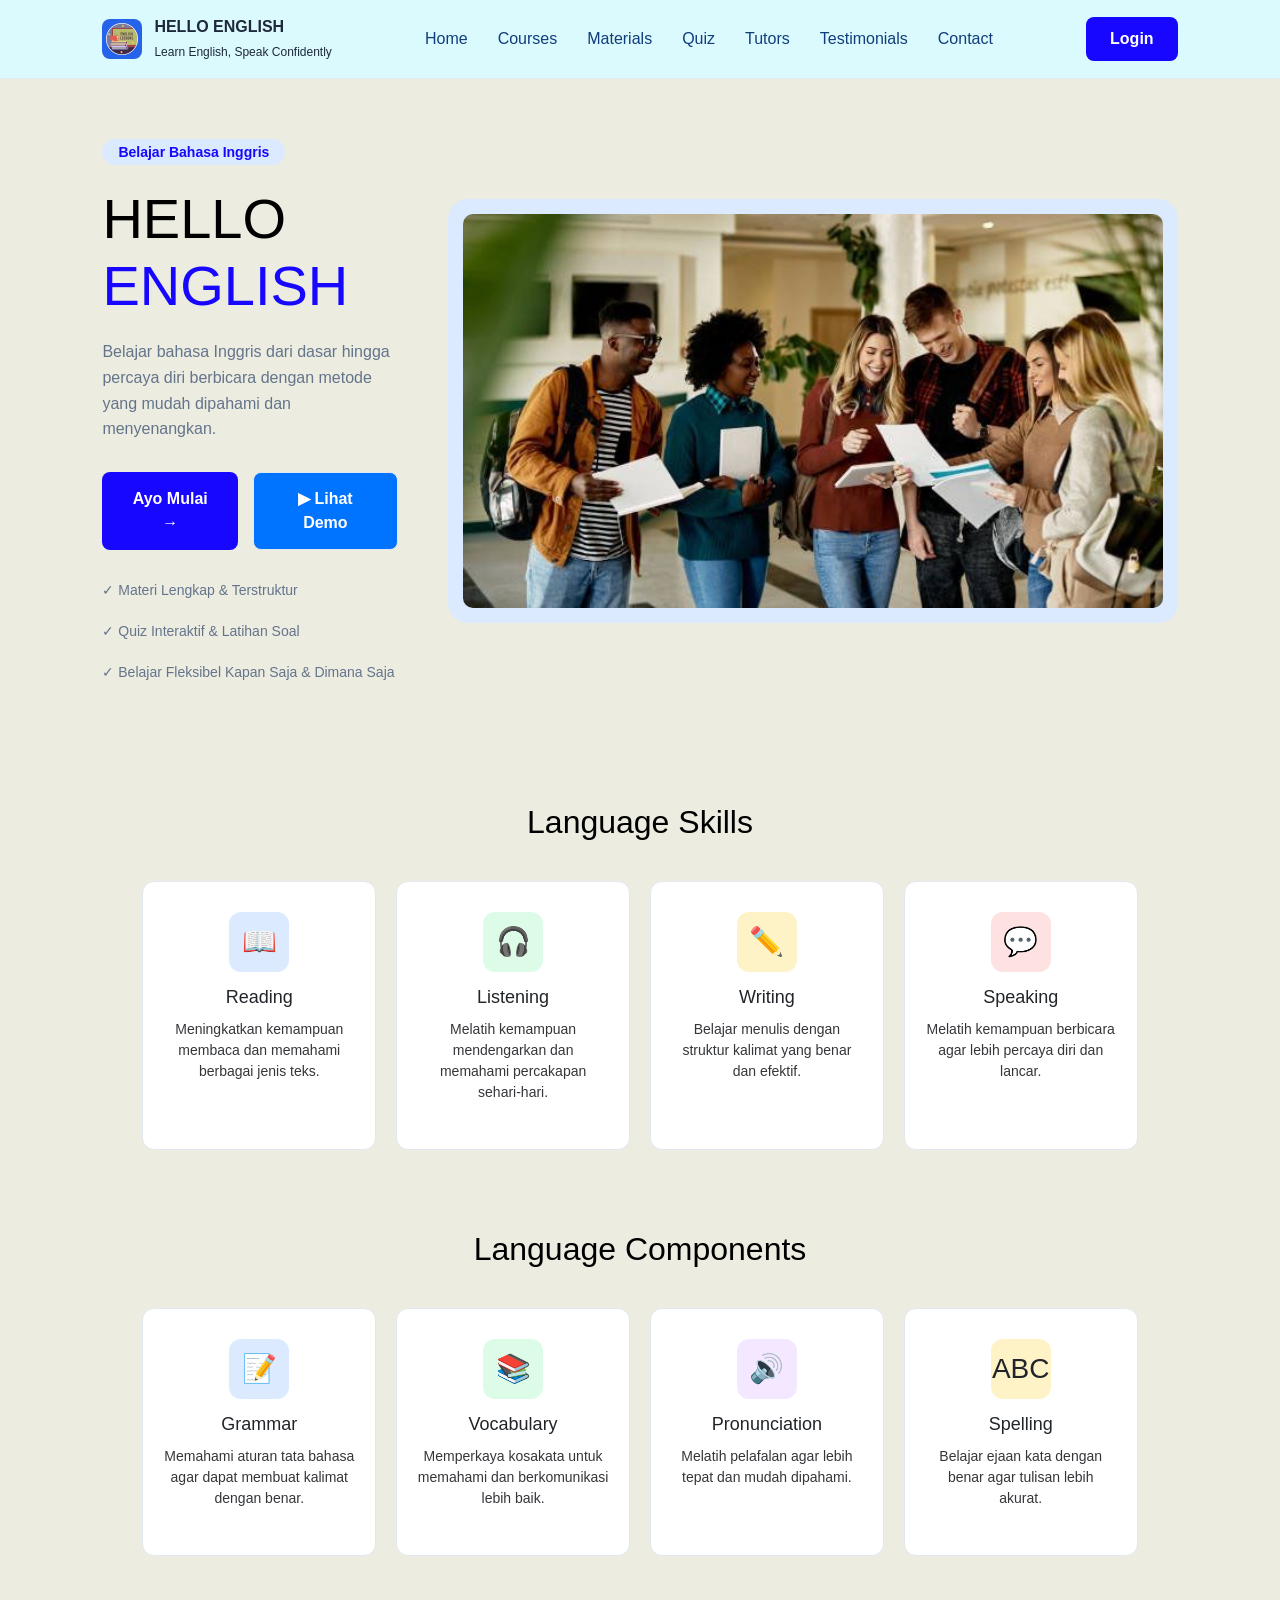
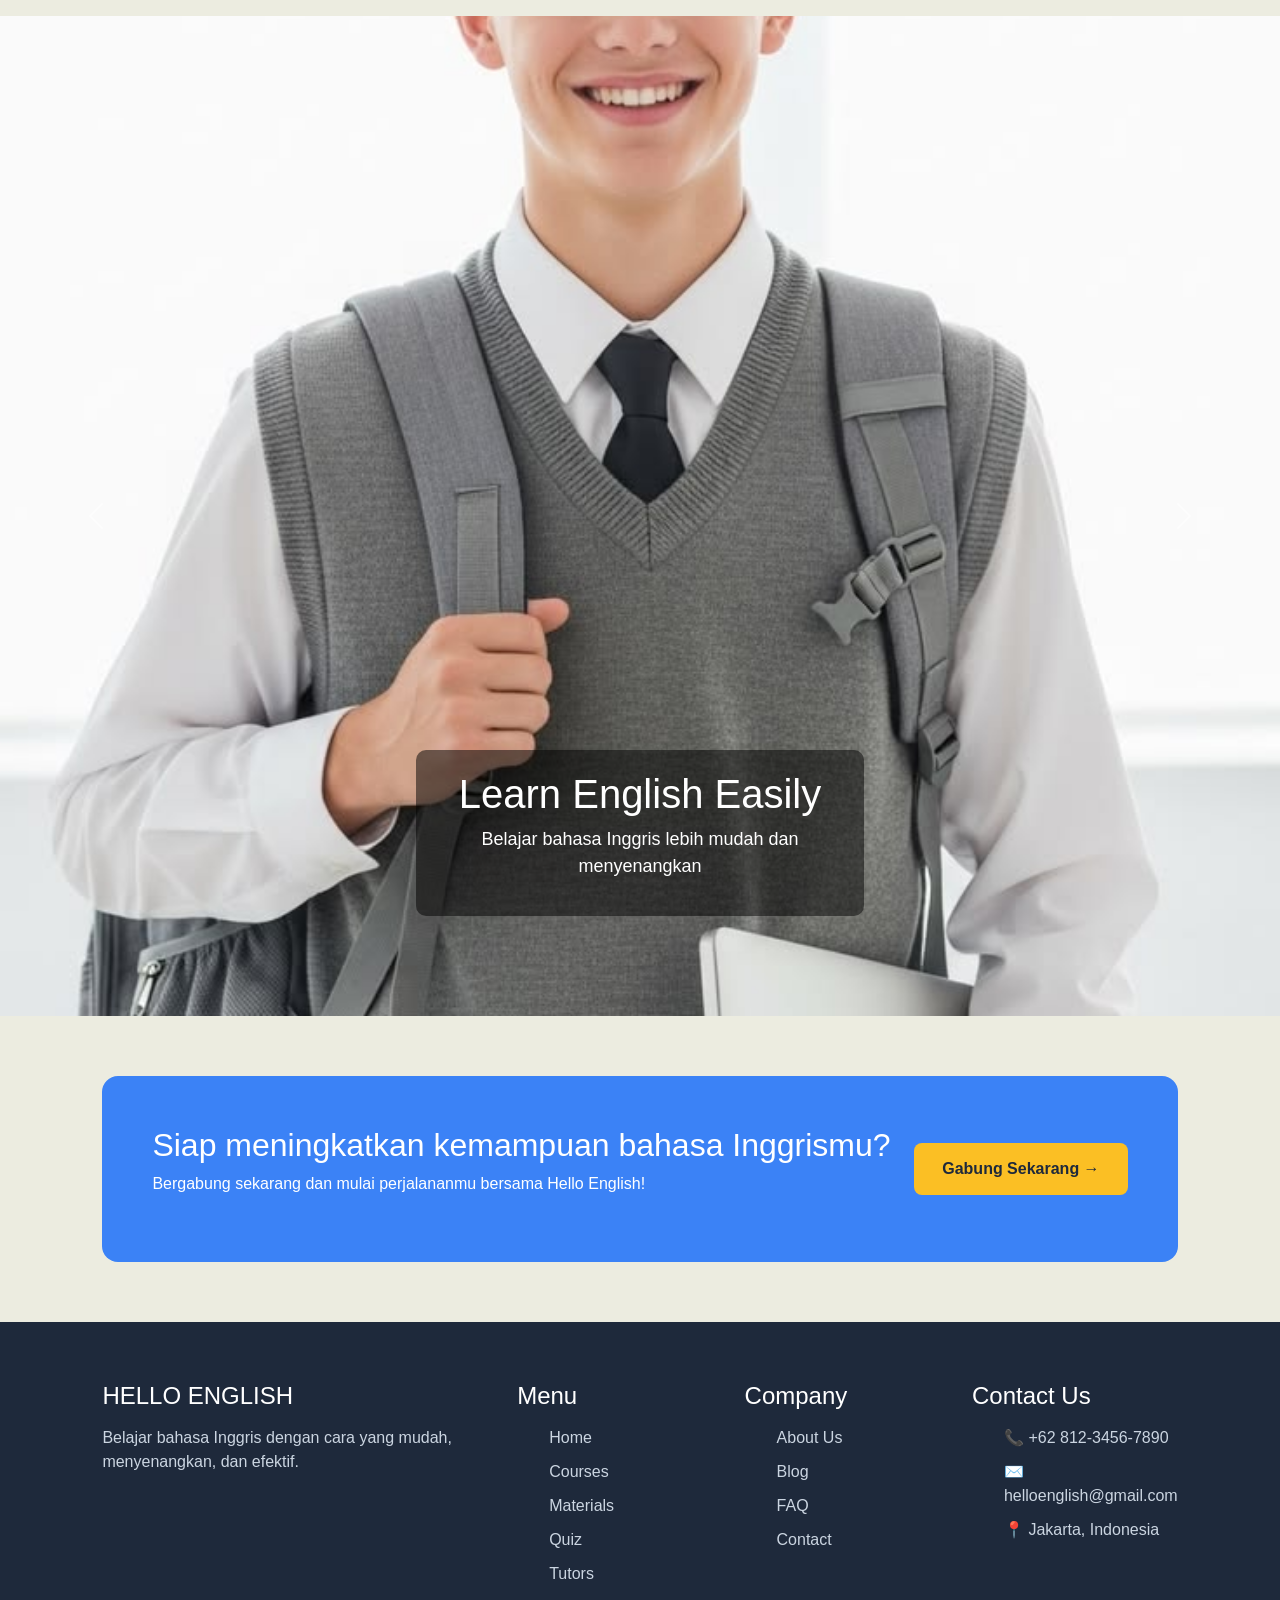
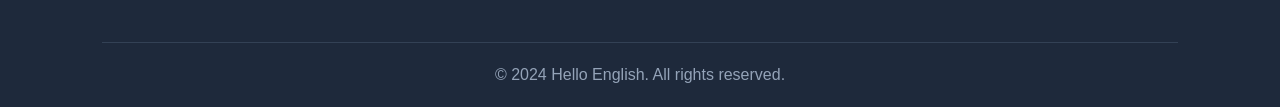
<file: index.html>
<!DOCTYPE html>
<html lang="id">
<head> <!--Berisi tentang informasi website yg bisa dilihat langsung oleh pengguna-->
<meta charset="UTF-8"> <!--Digunakan agar huruf & simbol dapat tampil dengan benar-->
<!--Bagian meta ini untuk supaya website bisa menyesuaikan dengan ukuran laya hp, tablet, laptop & komputer-->
<meta name="viewport" content="width=device-width, initial-scale=1.0">
<title>Hello English - Learn English, Speak Confidently</title>
<!--Ini merupakan judul yg akan muncul di tab browser-->
<link href="https://cdn.jsdelivr.net/npm/bootstrap@5.3.3/dist/css/bootstrap.min.css" rel="stylesheet">
<!--bagian link ini merupakan bootstrap yaitu framework CSS yang dapat membantu membuat tampilan website lebih menarik dan juga responsif-->
<link rel="stylesheet" href="style.css"> 
<!--bagian link rel ini adalah untuk menghubungkan file CSS dengan html untuk mengatur warna, ukuran, dan desain website-->
</head>
<body> <!--Semua yang terlihat oleh pengguna dalam website itu berada di dalam body-->

<!-- Navbar -->
<nav class="navbar"> <!--Navbar ini merupakan menu navigasi website-->
  <div class="logo"> <!--Berfungsi untuk menampilkan Gambar Pengajar, seperti nama Hello English -->
    <div class="logo-icon bg-green" style="background-color: #2563eb; border-radius: 8px; width: 40px; height: 4opx; display: flex; align-items: center; justify-content: center;">
      <img src="stiker-teacher.png" alt="pdf icon" widht="32" height="32"> <!--Ini untuk menampilakn gambar logo website-->
    </div>
    <div>
      <div>HELLO ENGLISH</div>
      <small style="font-weight: 400; font-size: 12px;">Learn English, Speak Confidently</small>
    </div>
  </div>
  
<!--Ini merupakan menu navigasi dalam website-->
  <div class="nav-menu">
    <a onclick="showSection('home')" class="nav-link active">Home</a>
    <a onclick="showSection('courses')" class="nav-link">Courses</a>
    <a onclick="showSection('materials')" class="nav-link">Materials</a>
    <a onclick="showSection('quiz')" class="nav-link">Quiz</a>
    <a onclick="showSection('tutors')" class="nav-link">Tutors</a>
    <a onclick="showSection('testimonials')" class="nav-link">Testimonials</a>
    <a onclick="showSection('contact')" class="nav-link">Contact</a>
  </div>
  
<!--Berpindah ke halaman Login & Pendaftaran--> 
  <button class="login-btn" onclick="window.location.href='login.html'">Login</button>
</nav>

<!-- HOME SECTION -->
<!--Bagian utama yg akan menarik perhatian pengguna website-->
<section id="home" class="page-section active">
  <div class="hero">
    <div class="hero-text">
      <div class="badge">Belajar Bahasa Inggris</div> <!--Label kecil yg berada di atas judul -->
      <h1>HELLO <span>ENGLISH</span></h1> <!--Menampilkan nama website dengan ukuran yg besar. Span untuk supaya inline elemenya tidak buat garis baru-->
      <p>Belajar bahasa Inggris dari dasar hingga percaya diri berbicara dengan metode yang mudah dipahami dan menyenangkan.</p>

<!--Bagian ini akan mengarahkan pengguna untuk melihat demo pembelajaran-->      
      <div class="btn-group">
        <button class="btn-primary" onclick="window.location.href='login.html'">Ayo Mulai →</button>
        <button class="btn-secondary" onclick="window.location.href='login.html'">▶ Lihat Demo</button>
      </div>

<!--Menampilkan keunggulan website-->
      <div class="features">
        <div class="feature-item">✓ Materi Lengkap & Terstruktur</div>
        <div class="feature-item">✓ Quiz Interaktif & Latihan Soal</div>
        <div class="feature-item">✓ Belajar Fleksibel Kapan Saja & Dimana Saja</div>
      </div>
    </div>

<!--Menampilkan gambar utama yg mendukung tampilan website-->
    <div class="hero-img">
      <div style="background: #dbeafe; padding: 15px; border-radius: 20px;">
        <img src="slide4.jpg" alt="Foto Hero" style="width: 700px;  border-radius: 10px;">
      </div>
    </div>
  </div>

<!--Bagian yg menampilkan keterampilan utama dalam bahasa Inggris-->
  <div class="container">
    <h2 class="section-title">Language Skills</h2>
    <div class="grid-4">
      <div class="card">
        <div class="card-icon bg-blue">📖</div>
        <h3>Reading</h3>
        <p>Meningkatkan kemampuan membaca dan memahami berbagai jenis teks.</p>
      </div>
      <div class="card">
        <div class="card-icon bg-green">🎧</div>
        <h3>Listening</h3>
        <p>Melatih kemampuan mendengarkan dan memahami percakapan sehari-hari.</p>
      </div>
      <div class="card">
        <div class="card-icon bg-yellow">✏️</div>
        <h3>Writing</h3>
        <p>Belajar menulis dengan struktur kalimat yang benar dan efektif.</p>
      </div>
      <div class="card">
        <div class="card-icon bg-red">💬</div>
        <h3>Speaking</h3>
        <p>Melatih kemampuan berbicara agar lebih percaya diri dan lancar.</p>
   
<!--Komponen yg mendukung bahasa Inggris-->
      </div>
    </div>
    <h2 class="section-title" style="margin-top: 80px;">Language Components</h2>
    <div class="grid-4">
      <div class="card">
        <div class="card-icon bg-blue">📝</div>
        <h3>Grammar</h3>
        <p>Memahami aturan tata bahasa agar dapat membuat kalimat dengan benar.</p>
      </div>
      <div class="card">
        <div class="card-icon bg-green">📚</div>
        <h3>Vocabulary</h3>
        <p>Memperkaya kosakata untuk memahami dan berkomunikasi lebih baik.</p>
      </div>
      <div class="card">
        <div class="card-icon bg-purple">🔊</div>
        <h3>Pronunciation</h3>
        <p>Melatih pelafalan agar lebih tepat dan mudah dipahami.</p>
      </div>
      <div class="card">
        <div class="card-icon bg-yellow">ABC</div>
        <h3>Spelling</h3>
        <p>Belajar ejaan kata dengan benar agar tulisan lebih akurat.</p>
      </div>
    </div>
  </div>

<!--Slideshow gambar Otomatis-->
  <div id="carouselExampleControlsNoTouching" 
  class="carousel slide"
  data-bs-ride="carousel"
  data-bs-interval="5000">
<div class="carousel-inner"> <!--Menampung semua gambar yg berisi Carousel-item -->

<!--Slide 1-->
    <div class="carousel-item active">
      <img src="slide1.jpg" class="d-block w-100" alt="Slide 1">

    <div class="carousel-caption d-none d-md-block">
      <h2>Learn English Easily</h2>
    <p>Belajar bahasa Inggris lebih mudah dan menyenangkan</p>
  </div>
</div>

<!--Slide 2-->
 <div class="carousel-item">
      <img src="slide2.jpg" class="d-block w-100" alt="Slide 2">
       <div class="carousel-caption d-none d-md-block">
        <h2>Practice Everyday</h2>
        <p>Latihan speaking dan listening</p>
      </div>
    </div>
 
<!--Slide 3-->    
    <div class="carousel-item">
      <img src="slide3.jpg" class="d-block w-100" alt="Slide 3">
       <div class="carousel-caption d-none d-md-block">
        <h2>Speak Confidently</h2>
        <p>Tingkatkan rasa percaya dirimu</p>
      </div>
    </div>
  </div>

<!--Tombol Prev--> 
<!-- Begian ini adalah supaya bisa balikin (mundur) slide gambar ke gabar sebelumnya di caraousel-->
  <button class="carousel-control-prev" type="button" 
  data-bs-target="#carouselExampleControlsNoTouching" 
  data-bs-slide="prev">
  <span class="carousel-control-prev-icon"></span>
  </button>

<!--Tombol Next-->
<!-- Bagian ini adalah kebalikan dari tombol prev tadi (Maju) dari satu gambar ke gambar berikutnya -->
  <button class="carousel-control-next" type="button" data-bs-target="#carouselExampleControlsNoTouching" data-bs-slide="next">
    <span class="carousel-control-next-icon"></span>
  </button>
  <script src="https://cdn.jsdelivr.net/npm/bootstrap@5.3.3/dist/js/bootstrap.bundle.min.js"></script>
</div>

<!-- bagian ini untuk mengajak user atau pengguna daftar setelah liat slide website -->
  <div class="cta">
    <div>
      <h2>Siap meningkatkan kemampuan bahasa Inggrismu?</h2>
      <p>Bergabung sekarang dan mulai perjalananmu bersama Hello English!</p>
    </div>
    <button class="cta-btn">Gabung Sekarang → </button>
  </div> 
</section>

<!-- COURSES SECTION -->
<!--Bagianini berisi Program kursus yg tersedia di dalam website Bahasa Inggris -->
<section id="courses" class="page-section">
  <div class="container">
    <h2 class="section-title">Semua Kursus Bahasa Inggris</h2>
    <div class="grid-4">
      <div class="card">
        <div class="card-icon bg-blue">1</div>
        <h3>English for Beginner</h3>
        <p>8 Minggu | Level Pemula</p>
        <button class="btn-primary" style="margin-top: 15px;" onclick="window.location.href='login.html'">Daftar Sekarang</button>
      </div>
      <div class="card">
        <div class="card-icon bg-green">2</div>
        <h3>Business English</h3>
        <p>6 Minggu | Level Menengah</p>
        <button class="btn-primary" style="margin-top: 15px;" onclick="window.location.href='login.html'">Daftar Sekarang</button>
      </div>
      <div class="card">
        <div class="card-icon bg-yellow">3</div>
        <h3>IELTS Preparation</h3>
        <p>12 Minggu | Level Mahir</p>
        <button class="btn-primary" style="margin-top: 15px;" onclick="window.location.href='login.html'">Daftar Sekarang</button>
      </div>
      <div class="card">
        <div class="card-icon bg-red">4</div>
        <h3>Conversation Class</h3>
        <p>4 Minggu | Semua Level</p>
        <button class="btn-primary" style="margin-top: 15px;" onclick="window.location.href='login.html'">Daftar Sekarang</button>
      </div>
    </div>
  </div>
</section>

<!-- MATERIALS SECTION -->
<!-- Bagian Materials menyediakan berbagai sumber belajar yang dapat digunakan oleh pengguna -->
<section id="materials" class="page-section">
  <div class="container">
    <h2 class="section-title">Materi Pembelajaran</h2>
    <div class="grid-4">
      <div class="card">
        <div class="card-icon bg-green">▶</div>
        <h3>Video Lessons</h3>
        <p>200+ video pembelajaran dengan penjelasan mudah dipahami</p>
      </div>
      <div class="card">
        <div class="card-icon bg-green">📝</div>
        <h3>Practice Exercises</h3>
        <p>1000+ soal latihan untuk mengasah kemampuanmu</p>
      </div>
      <div class="card">
        <div class="card-icon bg-green">
          <img src="stiker.pdf.png" alt="PDF Icon">
        </div>
        <h3>Downloadable PDF</h3>
        <p>Materi bisa diunduh dan dipelajari offline</p>
      </div>
      <div class="card">
        <div class="card-icon bg-green">
           <img src="stiker-live.png" alt="PDF Icon">
        </div>
        <h3>Live Sessions</h3>
        <p>Sesi live bersama tutor disetiap minggu</p>
      </div>
    </div>
  </div>
</section>


<!-- QUIZ SECTION -->
<!-- Bagian Quiz berisi Placement Test yang digunakan untuk mengukur kemampuan bahasa Inggris pengguna -->
<section id="quiz" class="page-section">
  <div class="container">
    <h2 style="text-align: center; margin-bottom: 40px;">Cari Tahu Level Bahasa Inggrismu</h2>

    <div class="card" style="max-width: 600px; margin: 0 auto;">
      <div class="card-icon bg-green">📚</div>
      <h3>Quiz Placement Test</h3>
      <p style="margin: 20px 0;">Jawab 20 pertanyaan untuk mengetahui level bahasa Inggris kamu</p>
      <button class="btn-primary" style="display: block; margin: 0 auto;">Mulai Quiz</button>
    </div>
  </div>
</section>

<!-- TUTORS SECTION -->
<!-- Bagian Tutors ini memperkenalkan para tutor yang mengajar di Hello English -->
<section id="tutors" class="page-section">
  <div class="container">
    <h2 class="section-title">Kenali Tutor Kami</h2>
    <div class="grid-4">
      <div class="card">
        <div style="font-size: 60px; margin-bottom: 10px;">👨‍🏫</div>
        <h3>John Smith</h3>
        <p>8+ Tahun Pengalaman</p>
        <p>Native Speaker dari USA</p>
      </div>
      <div class="card">
        <div style="font-size: 60px; margin-bottom: 10px;">👩‍🏫</div>
        <h3>Sarah Johnson</h3>
        <p>5+ Tahun Pengalaman</p>
        <p>Spesialis Business English</p>
      </div>
      <div class="card">
        <div style="font-size: 60px; margin-bottom: 10px;">👨‍🏫</div>
        <h3>David Lee</h3>
        <p>10+ Tahun Pengalaman</p>
        <p>IELTS Expert</p>
      </div>
      <div class="card">
        <div style="font-size: 60px; margin-bottom: 10px;">👩‍🏫</div>
        <h3>Lisa Wong</h3>
        <p>6+ Tahun Pengalaman</p>
        <p>Conversation Specialist</p>
      </div>
    </div>
  </div>
</section>

<!-- TESTIMONIALS SECTION -->
<!-- Bagian testimonials berisi ulasan dan pengalaman peserta yang pernah mengikuti kursus Bahasa inggris --> 
<section id="testimonials" class="page-section">
  <div class="container">
    <h2 class="section-title">Apa Kata Mereka?</h2>
    <div class="card" style="max-width: 700px; margin: 0 auto;">
      <div class="card-icon bg-green">📚</div>
      <div style="font-size: 40px;">⭐⭐⭐⭐⭐</div>
      <p style="font-size: 18px; margin: 20px 0; font-style: italic;">
        "Metodenya mudah dipahami dan seru! Sekarang saya lebih percaya diri berbicara bahasa Inggris"
      </p>
      <p><strong>- Nini, Student</strong></p>
    </div>
  </div>
</section>

<!-- CONTACT SECTION -->
<!-- Bagian Contact menyediakan digunakan pengguna untuk menghubungi pihak/team Hello English untuk informasi yg lebih lanjut -->
<section id="contact" class="page-section">
  <div class="container">
    <h2 class="section-title">Contact Us</h2>
    <div class="grid-4">
      <div class="card">
        <h3>📞 Phone</h3>
        <p>+62 812-3456-7890</p>
      </div>
      <div class="card">
        <h3>✉️ Email</h3>
        <p>helloenglish@gmail.com</p>
      </div>
      <div class="card">
        <h3>📍 Location</h3>
        <p>Jakarta, Indonesia</p>
      </div>
      <div class="card">
        <h3>🕒 Hours</h3>
        <p>09:00 - 21:00 WIB</p>
      </div>
    </div>
  </div>
</section>

<!-- Footer -->
<!--Ringkasan tentang Hello English, Menu navigasi tambahan, Informasi perusahaan, Kontak yang dapat dihubungi,Footer berfungsi sebagai penutup halaman sekaligus menyediakan akses cepat ke informasi penting-->
<footer>
  <div class="footer-content">
    <div>
      <h4>HELLO ENGLISH</h4>
      <p>Belajar bahasa Inggris dengan cara yang mudah, menyenangkan, dan efektif.</p>
    </div>
    <div>
      <h4>Menu</h4>
      <ul>
        <li><a onclick="showSection('home')">Home</a></li>
        <li><a onclick="showSection('courses')">Courses</a></li>
        <li><a onclick="showSection('materials')">Materials</a></li>
        <li><a onclick="showSection('quiz')">Quiz</a></li>
        <li><a onclick="showSection('tutors')">Tutors</a></li>
      </ul>
    </div>
    <div>
      <h4>Company</h4>
      <ul>
        <li><a href="#">About Us</a></li>
        <li><a href="#">Blog</a></li>
        <li><a href="#">FAQ</a></li>
        <li><a href="#">Contact</a></li>
      </ul>
    </div>
    <div>
      <h4>Contact Us</h4>
      <ul>
        <li>📞 +62 812-3456-7890</li>
        <li>✉️ helloenglish@gmail.com</li>
        <li>📍 Jakarta, Indonesia</li>
      </ul>
    </div>
  </div>
  <div class="copyright">
    © 2024 Hello English. All rights reserved.
  </div>
</footer>
<script src="https://cdn.jsdelivr.net/npm/bootstrap@5.3.3/dist/js/bootstrap.bundle.min.js"></script>
  <script src="app.js"></script>
</body>
</html>
</file>
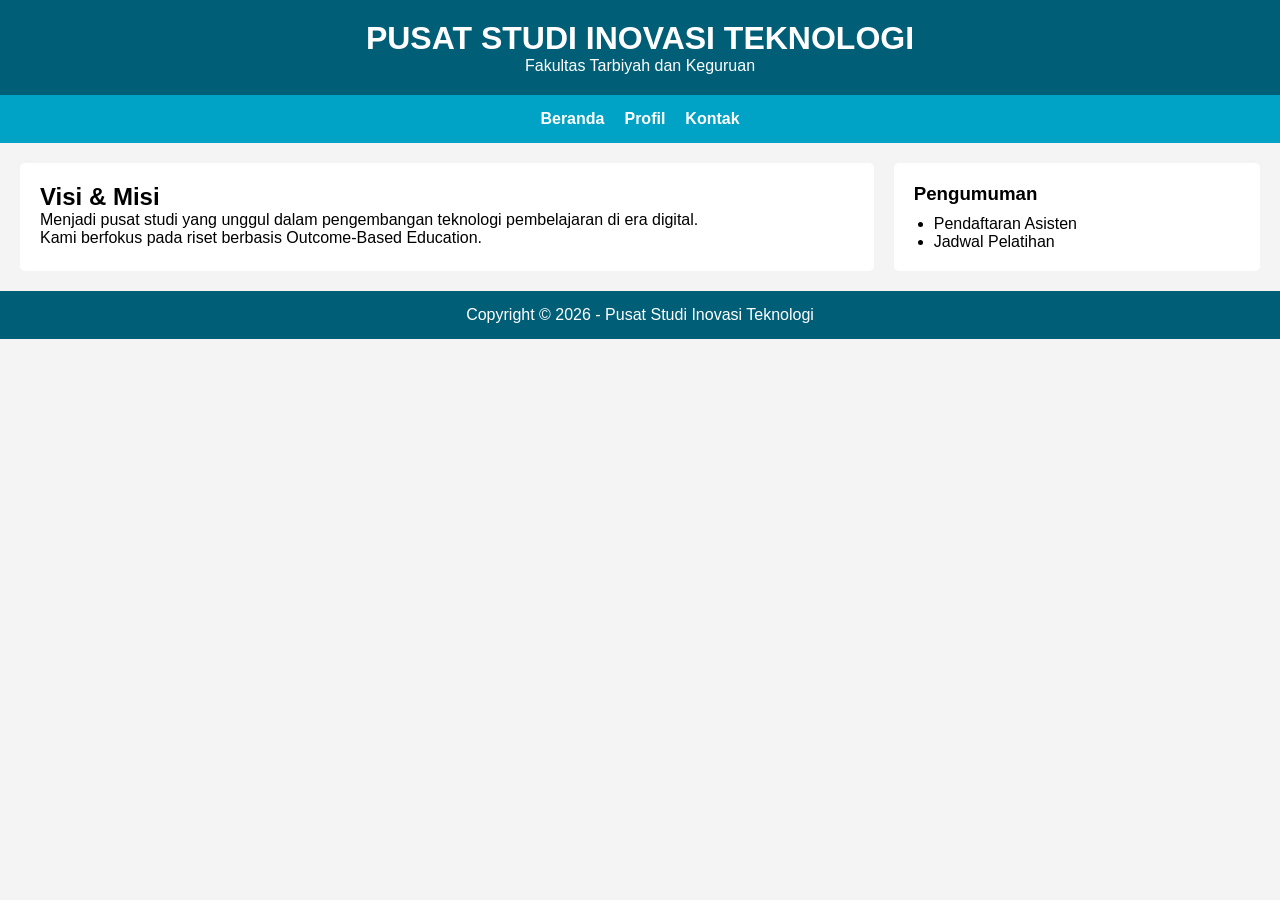
<file: index.html.html>
<!DOCTYPE html>
<html lang="id">
<head>
    <meta charset="UTF-8">
    <meta name="viewport" content="width=device-width, initial-scale=1.0">
    <title>Pusat Studi Inovasi Teknologi</title>

    <!-- Menghubungkan file CSS eksternal -->
    <style>
        /* Mengatur semua elemen */
* {
    margin: 0;
    padding: 0;
    box-sizing: border-box;
}

/* Mengatur body */
body {
    font-family: Arial, sans-serif;
    background-color: #f4f4f4;
}

/* Header */
header {
    background-color: #005f77;
    color: white;
    text-align: center;
    padding: 20px;
}

/* Navigasi */
nav {
    background-color: #00a2c6;
    padding: 15px;
}

/* List navigasi */
nav ul {
    list-style: none;
    display: flex;
    justify-content: center;
    gap: 20px;
}

/* Link navigasi */
nav ul li a {
    color: white;
    text-decoration: none;
    font-weight: bold;
}

/* Container main dan aside */
.container {
    display: flex;
    margin: 20px;
    gap: 20px;
}

/* Main */
main {
    width: 70%;
    background-color: white;
    padding: 20px;
    border-radius: 5px;
}

/* Aside */
aside {
    width: 30%;
    background-color: white;
    padding: 20px;
    border-radius: 5px;
}

/* Judul aside */
aside h3 {
    margin-bottom: 10px;
}

/* List aside */
aside ul {
    padding-left: 20px;
}

/* Footer */
footer {
    background-color: #005f77;
    color: white;
    text-align: center;
    padding: 15px;
    margin-top: 20px;
}

    </style>
</head>
<body>

    <!-- Bagian Header -->
    <header>
        <h1>PUSAT STUDI INOVASI TEKNOLOGI</h1>
        <p>Fakultas Tarbiyah dan Keguruan</p>
    </header>

    <!-- Bagian Navigasi -->
    <nav>
        <ul>
            <li><a href="#">Beranda</a></li>
            <li><a href="#">Profil</a></li>
            <li><a href="#">Kontak</a></li>
        </ul>
    </nav>

    <!-- Container untuk main dan aside -->
    <div class="container">

        <!-- Konten utama -->
        <main>
            <article>
                <h2>Visi & Misi</h2>

                <p>
                    Menjadi pusat studi yang unggul dalam pengembangan
                    teknologi pembelajaran di era digital.
                </p>

                <p>
                    Kami berfokus pada riset berbasis Outcome-Based Education.
                </p>
            </article>
        </main>

        <!-- Sidebar -->
        <aside>
            <h3>Pengumuman</h3>

            <ul>
                <li>Pendaftaran Asisten</li>
                <li>Jadwal Pelatihan</li>
            </ul>
        </aside>

    </div>

    <!-- Footer -->
    <footer>
        <p>Copyright &copy; 2026 - Pusat Studi Inovasi Teknologi</p>
    </footer>
</body>
</html>
</file>
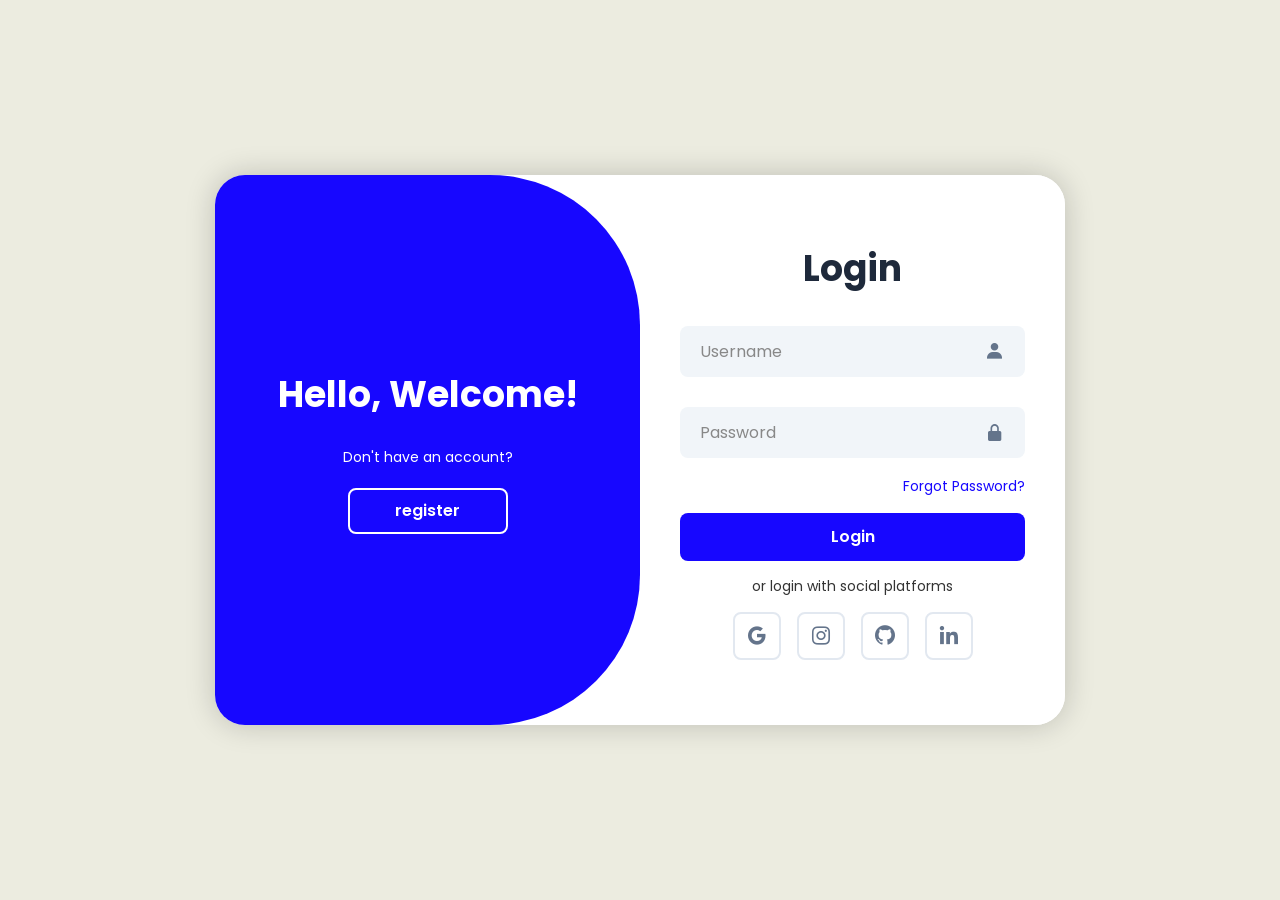
<file: login.html>
<!DOCTYPE html>
<html lang="en"> <!--menunjukkan bahwa bahasa utama halaman adalah bahasa Inggris-->
  <head> <!--berisi informasi dan pengaturan website yang tidak langsung terlihat oleh pengguna-->
    <meta charset="UTF-8" /> <!--Digunakan agar semua karakter dapat ditampilkan dengan benar-->
    <meta name="viewport" content="width=device-width, initial-scale=1.0" /> <!--Membuat tampilan website menjadi responsif sehingga dapat menyesuaikan ukuran layar hp, laptop, tablet & komputer -->
    <title>Login - Hello English</title> <!--Menampilkan judul halaman pada tab browser-->
    <link rel="stylesheet" href="login.css" />
    <link
      href="https://unpkg.com/boxicons@2.1.4/css/boxicons.min.css"
      rel="stylesheet"
    /> <!--Mengambil library ikon Boxicons dari internet. Library ini digunakan untuk menampilkan ikon-->
  </head>
  <body>
    <div class="container"> <!--Container adalah bagian utama yang menampung seluruh isi halaman login dan daftar-->
      <div class="form-box login"> <!--Membuat area khusus untuk pengguna yang sudah memiliki akun-->
        <form action="#"> <!--Membuat from login. Tanda # artinya data belum dikirim ke database atau server-->
          <h1>Login</h1>
          <div class="input-box"> <!--Menyediakan kolom untuk memasukkan username-->
            <input type="text" placeholder="Username" required />
            <i class="bx bxs-user"></i>
          </div>

          <div class="input-box">
            <input type="password" placeholder="Password" required />  <!--Membuat kolom password jadi ketika ngetik karakter akan tersembunyi demi keamanan-->
            <i class="bx bxs-lock-alt"></i> <!--Menampilkan ikon kunci/gembok-->
          </div>

          <div class="forgot-link"> <!--Digunakan ketika pengguna lupa password-->
            <a href="#">Forgot Password?</a>
          </div>

          <!--Memberitahu browser bahwa tombol ini digunakan untuk mengirim formulir user -->
          <button type="submit" class="btn">Login</button>
          <p>or login with social platforms</p> <!--Memberikan alternatif login menggunakan akun media sosial-->
          <div class="social-icons">
            <a href="#"><i class="bx bxl-google"></i></a>
            <a href="#"><i class="bx bxl-instagram"></i></a>
            <a href="#"><i class="bx bxl-github"></i></a>
            <a href="#"><i class="bx bxl-linkedin"></i></a>
          </div>
        </form>
      </div>

      <!--Membuat formulir pendaftaran akun baru-->
      <div class="form-box register">
        <form action="#">
          <h1>register</h1>
          <div class="input-box">
            <input type="text" placeholder="Username" required />
            <i class="bx bxs-user"></i>
          </div>
          <div class="input-box">
            <input type="email" placeholder="Email" required />
            <i class="bx bxs-envelope"></i>
          </div>
          <div class="input-box">
            <input type="password" placeholder="Password" required />
            <i class="bx bxs-lock-alt"></i>
          </div>
          <button type="submit" class="btn">register</button>
          <p>or register with social platforms</p>
          <div class="social-icons">
            <a href="#"><i class="bx bxl-google"></i></a>
            <a href="#"><i class="bx bxl-instagram"></i></a>
            <a href="#"><i class="bx bxl-github"></i></a>
            <a href="#"><i class="bx bxl-linkedin"></i></a>
          </div>
        </form>
      </div>

      <div class="toggle-box">
        <div class="toggle-panel toggle-left"> <!--Panel yang akan muncul saat pengguna berada di halaman Login-->
          <h1>Hello, Welcome!</h1>
          <p>Don't have an account?</p>
          <button class="btn register-btn">register</button>
        </div>

        <div class="toggle-panel toggle-right">
          <h1>Welcome Back!</h1>
          <p>Already have an account?</p>
          <button class="btn login-btn">Login</button>
        </div>
      </div>
    </div>

    <script src="login.js"></script>
  </body>
</html>
</file>
<file: style.css>
/*Bagian ini berlaku untuk seluruh website*/
* {
  margin: 0; 
  padding: 0;
  box-sizing: border-box;
  font-family: 'Segoe UI', Arial, sans-serif;
}

body {
  background: #ecece0;
  color: #000000;
}

/* Navbar */
.navbar {
  display: flex;
  justify-content: space-between;
  align-items: center;
  padding: 15px 8%;
  border-bottom: 1px solid #e2e8f0;
  background: #dbfafd;
  position: sticky;
  top: 0;
  z-index: 100;
}

.logo {
  display: flex;
  align-items: center;
  gap: 12px;
  font-weight: 900;
  color: #1e293b;
}

.logo-icon {
  width: 40px;
  height: 40px;
  background: linear-gradient(135deg, #1707ff, #1707ff);
  border-radius: 20px;
  display: flex;
  align-items: center;
  justify-content: center;
}

.logo-icon i {
  font-size: 25px;
  color: white;
  line-height: 55px;
}

.nav-menu {
  display: flex;
  gap: 30px;
}

.nav-menu a {
  text-decoration: none;
  color: #113d7b;
  cursor: pointer;
  padding: 5px 0;
  transition: 0.2s;
}

.nav-menu a:hover,
.nav-menu a.active {
  color: #2b5393;
  border-bottom: 2px solid #1707ff;
}

.login-btn {
  background: #1707ff;
  color: white;
  border: none;
  padding: 10px 24px;
  border-radius: 8px;
  cursor: pointer;
  font-weight: 600;
}

/* Section System */
.page-section {
  display: none;
}

.page-section.active {
  display: block;
}

.container {
  max-width: 1200px;
  margin: 0 auto;
  padding: 60px 8%;
}

/* Hero Section */
.hero {
  display: flex;
  align-items: center;
  gap: 50px;
  padding: 60px 8%;
  background: #ecece0;
}

.hero-text {
  flex: 1;
}

.badge {
  display: inline-block;
  background: #dbeafe;
  color: #1707ff;
  padding: 6px 16px;
  border-radius: 20px;
  font-size: 14px;
  margin-bottom: 20px;
}

.hero h1 {
  font-size: 56px;
  line-height: 1.2;
  margin-bottom: 20px;
}

.hero h1 span {
  color: #1707ff;
}

.hero p {
  color: #64748b;
  font-size: 16px;
  line-height: 1.6;
  margin-bottom: 30px;
}

.btn-group {
  display: flex;
  gap: 15px;
  margin-bottom: 30px;
}

.btn-primary {
  background: #1707ff;
  color: white;
  border: none;
  padding: 14px 28px;
  border-radius: 8px;
  cursor: pointer;
  font-weight: 600;
}

.btn-secondary {
  background: rgb(0, 115, 255);
  color: #ffffff;
  border: 1px solid #e2e8f0;
  padding: 14px 28px;
  border-radius: 8px;
  cursor: pointer;
  font-weight: 600;
}

.features {
  display: flex;
  gap: 20px;
  flex-wrap: wrap;
}

.feature-item {
  display: flex;
  align-items: center;
  gap: 8px;
  font-size: 14px;
  color: #64748b;
}

.hero-img {
  flex: 1;
  text-align: center;
}

/* Grid Sections */
.section-title {
  text-align: center;
  font-size: 32px;
  margin-bottom: 40px;
}

.grid-4 {
  display: grid;
  grid-template-columns: repeat(4, 1fr);
  gap: 20px;
  align-items: stretch;
}

.card {
  background: rgb(255, 255, 255);
  padding: 30px 20px;
  border-radius: 12px;
  text-align: center;
  border: 1px solid #e2e8f0;
  transition: 0.3s;
  display: flex;
  flex-direction: column;
}

.card:hover {
  box-shadow: 0 10px 20px rgba(114, 87, 87, 0.08);
  transform: translateY(-5px);
}

.card-icon {
  width: 60px;
  height: 60px;
  margin: 0 auto 15px;
  border-radius: 12px;
  display: flex;
  align-items: center;
  justify-content: center;
  font-size: 28px;
}

.card-icon img {
  width: 40px;
  height: 40px;
  object-fit: contain;
}

.card-icon img {
  width: 40px;
  height: 40px;
  object-fit: contain;
}

.card h3 {
  margin-bottom: 10px;
  font-size: 18px;
}

.card p {
  flex-grow: 1;
  color: #343639;
  font-size: 14px;
  line-height: 1.5;
}

.card button {
  margin-top: 15px;
}

/* Background colors for cards */
.bg-purple { background: #f3e8ff; }
.bg-green { background: #dcfce7; }
.bg-yellow { background: #fef3c7; }
.bg-red { background: #fee2e2; }
.bg-blue { background: #dbeafe; }

/* CTA Section */
.cta {
  background: #3b82f6;
  color: white;
  padding: 50px;
  border-radius: 16px;
  display: flex;
  justify-content: space-between;
  align-items: center;
  margin: 60px 8%;
}

.cta-btn {
  background: #fbbf24;
  color: #1e293b;
  border: none;
  padding: 14px 28px;
  border-radius: 8px;
  cursor: pointer;
  font-weight: 600;
}

/* Footer */
footer {
  background: #1e293b;
  color: #cbd5e1;
  padding: 60px 8% 20px;
}

.footer-content {
  display: grid;
  grid-template-columns: 2fr 1fr 1fr 1fr;
  gap: 40px;
  margin-bottom: 40px;
}

footer h4 {
  color: white;
  margin-bottom: 15px;
}

footer ul {
  list-style: none;
}

footer ul li {
  margin-bottom: 10px;
}

footer ul li a {
  color: #cbd5e1;
  text-decoration: none;
  cursor: pointer;
}

footer ul li a:hover {
  color: white;
}

.copyright {
  text-align: center;
  padding-top: 20px;
  border-top: 1px solid #334155;
  color: #94a3b8;
}
.carousel-item {
  position: relative;
}

.carousel-caption {
  position: absolute;
  bottom: 100px;
  left: 50%;
  transform: translateX(-50%);
  background: rgba(0,0,0,0.5);
  padding: 20px;
  border-radius: 10px;
  color: white;
  text-align: center;
}

.carousel-caption h2 {
  font-size: 40px;
}

.carousel-caption p {
  font-size: 18px;
}
.carousel-item {
  position: relative;
}

.carousel-caption {
  position: absolute;
  bottom: 100px;
  left: 50%;
  transform: translateX(-50%);
  background: rgba(0,0,0,0.5);
  padding: 20px;
  border-radius: 10px;
  color: white;
  text-align: center;
}

.carousel-caption h2 {
  font-size: 40px;
}

.carousel-caption p {
  font-size: 18px;
}
.carousel img {
  height: 1000px;
  object-fit: cover;
}
/* Responsive */
@media (max-width: 968px) {
  .hero {
    flex-direction: column;
  }
  .grid-4 {
    grid-template-columns: repeat(2, 1fr);
  }
  .footer-content {
    grid-template-columns: 1fr 1fr;
  }
}

@media (max-width: 640px) {
  .grid-4 {
    grid-template-columns: 1fr;
  }
  .nav-menu {
    display: none;
  }
}
</file>
<file: login.css>
/*Kode ini digunakan untuk mengambil font Poppins dari Google Fonts yg kemudian dibawa ke dalam file CSS agar dapat digunakan pada website*/
@import url('https://fonts.googleapis.com/css2?family=Poppins:wght@300;400;500;600;700&display=swap'); 

* {
  margin: 0;
  padding: 0;
  box-sizing: border-box;
  font-family: 'Poppins', sans-serif;
}

body {
  display: flex;
  justify-content: center;
  align-items: center;
  min-height: 100vh;
  background: #ecece0;
}

.container {
  position: relative;
  width: 850px;
  height: 550px;
  background: #fff;
  border-radius: 30px;
  box-shadow: 0 0 30px rgba(0,0,0,.2);
  overflow: hidden;
}

.form-box {
  position: absolute;
  right: 0;
  width: 50%;
  height: 100%;
  background: #fff;
  display: flex;
  align-items: center;
  color: #333;
  text-align: center;
  padding: 40px;
  z-index: 1;
  transition: .6s ease-in-out 1.2s, visibility 0s 1s;
}

.container.active .form-box {
  right: 50%;
}

.form-box.register {
  visibility: hidden;
}

.container.active .form-box.register {
  visibility: visible;
}

form {
  width: 100%;
}

.container h1 {
  font-size: 36px;
  margin-bottom: 10px;
  color: #1e293b;
}

.input-box {
  position: relative;
  margin: 30px 0;
}

.input-box input {
  width: 100%;
  padding: 13px 50px 13px 20px;
  background: #f1f5f9;
  border-radius: 8px;
  border: none;
  outline: none;
  font-size: 16px;
  color: #333;
  font-weight: 500;
}

.input-box input::placeholder {
  color: #888;
  font-weight: 400;
}

.input-box i {
  position: absolute;
  right: 20px;
  top: 50%;
  transform: translateY(-50%);
  font-size: 20px;
  color: #64748b;
}

.forgot-link {
  margin: -15px 0 15px;
  text-align: right;
}

.forgot-link a {
  font-size: 14px;
  color: #1707ff;
  text-decoration: none;
}

.btn {
  width: 100%;
  height: 48px;
  background: #1707ff;
  border-radius: 8px;
  border: none;
  cursor: pointer;
  font-size: 16px;
  color: #fff;
  font-weight: 600;
}

.container p {
  font-size: 14px;
  margin: 15px 0;
}

.social-icons {
  display: flex;
  justify-content: center;
}

.social-icons a {
  display: inline-flex;
  padding: 10px;
  border: 2px solid #e2e8f0;
  border-radius: 8px;
  font-size: 24px;
  color: #64748b;
  text-decoration: none;
  margin: 0 8px;
}

.toggle-box {
  position: absolute;
  width: 100%;
  height: 100%;
}

.toggle-box::before {
  content: '';
  position: absolute;
  left: -250%;
  width: 300%;
  height: 100%;
  background: #1707ff;
  border-radius: 150px;
  z-index: 2;
  transition: 1.8s ease-in-out;
}

.container.active .toggle-box::before {
  left: 50%;
}

.toggle-panel {
  position: absolute;
  width: 50%;
  height: 100%;
  color: #fff;
  display: flex;
  flex-direction: column;
  justify-content: center;
  align-items: center;
  z-index: 2;
  transition: .6s ease-in-out;
}

.toggle-panel.toggle-left {
  left: 0;
  transition-delay: 1.2s;
}

.container.active .toggle-panel.toggle-left {
  left: -50%;
  transition-delay: .6s;
}

.toggle-panel.toggle-right {
  right: -50%;
  transition-delay: .6s;
}

.container.active .toggle-panel.toggle-right {
  right: 0;
  transition-delay: 1.2s;
}

.toggle-panel h1 {
  color: #fff;
}

.toggle-panel p {
  margin-bottom: 20px;
}

.toggle-panel .btn {
  width: 160px;
  height: 46px;
  background: transparent;
  border: 2px solid #fff;
  box-shadow: none;
}

@media screen and (max-width: 650px) {
  .container {
    height: calc(100vh - 40px);
  }
  
  .form-box {
    bottom: 0;
    width: 100%;
    height: 70%;
  }
  
  .container.active .form-box {
    right: 0;
    bottom: 30%;
  }
  
  .toggle-box::before {
    left: 0;
    top: -270%;
    width: 100%;
    height: 300%;
    border-radius: 20vw;
  }
  
  .container.active .toggle-box::before {
    left: 0;
    top: 70%;
  }
  
  .toggle-panel {
    width: 100%;
    height: 30%;
  }
  
  .toggle-panel.toggle-left {
    top: 0;
  }
  
  .container.active .toggle-panel.toggle-left {
    left: 0;
    top: -30%;
  }
  
  .toggle-panel.toggle-right {
    right: 0;
    bottom: -30%;
  }
  
  .container.active .toggle-panel.toggle-right {
    bottom: 0;
  }
}
</file>
